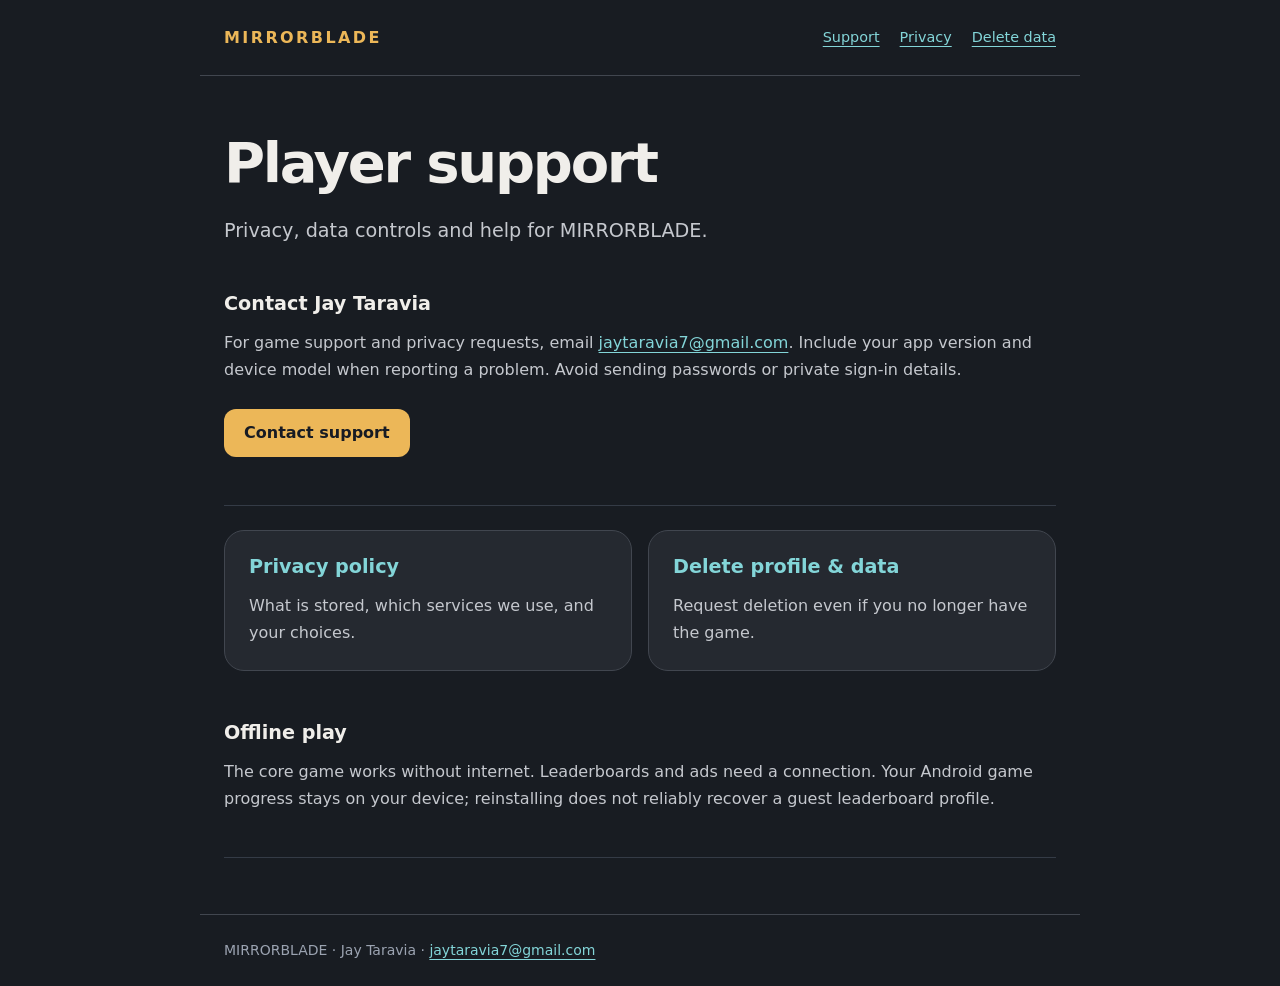
<file: mirrorblade/index.html>
<!doctype html><html lang="en"><head><meta charset="utf-8"><meta name="viewport" content="width=device-width,initial-scale=1"><meta name="description" content="Support for MIRRORBLADE by Jay Taravia."><meta name="theme-color" content="#181c22"><title>Support · MIRRORBLADE</title><link rel="stylesheet" href="/mirrorblade/style.css"></head><body><header><a class="brand" href="/mirrorblade/">MIRRORBLADE</a><nav aria-label="Main"><a href="/mirrorblade/">Support</a><a href="/mirrorblade/privacy/">Privacy</a><a href="/mirrorblade/delete/">Delete data</a></nav></header><main><h1>Player support</h1><p class="lead">Privacy, data controls and help for MIRRORBLADE.</p><section><h2>Contact Jay Taravia</h2><p>For game support and privacy requests, email <a href="mailto:jaytaravia7@gmail.com">jaytaravia7@gmail.com</a>. Include your app version and device model when reporting a problem. Avoid sending passwords or private sign-in details.</p><a class="button" href="mailto:jaytaravia7@gmail.com?subject=MIRRORBLADE%20support">Contact support</a></section><div class="cards"><a href="/mirrorblade/privacy/"><h2>Privacy policy</h2><p>What is stored, which services we use, and your choices.</p></a><a href="/mirrorblade/delete/"><h2>Delete profile & data</h2><p>Request deletion even if you no longer have the game.</p></a></div><section><h2>Offline play</h2><p>The core game works without internet. Leaderboards and ads need a connection. Your Android game progress stays on your device; reinstalling does not reliably recover a guest leaderboard profile.</p></section></main><footer>MIRRORBLADE · Jay Taravia · <a href="mailto:jaytaravia7@gmail.com">jaytaravia7@gmail.com</a></footer></body></html>
</file>
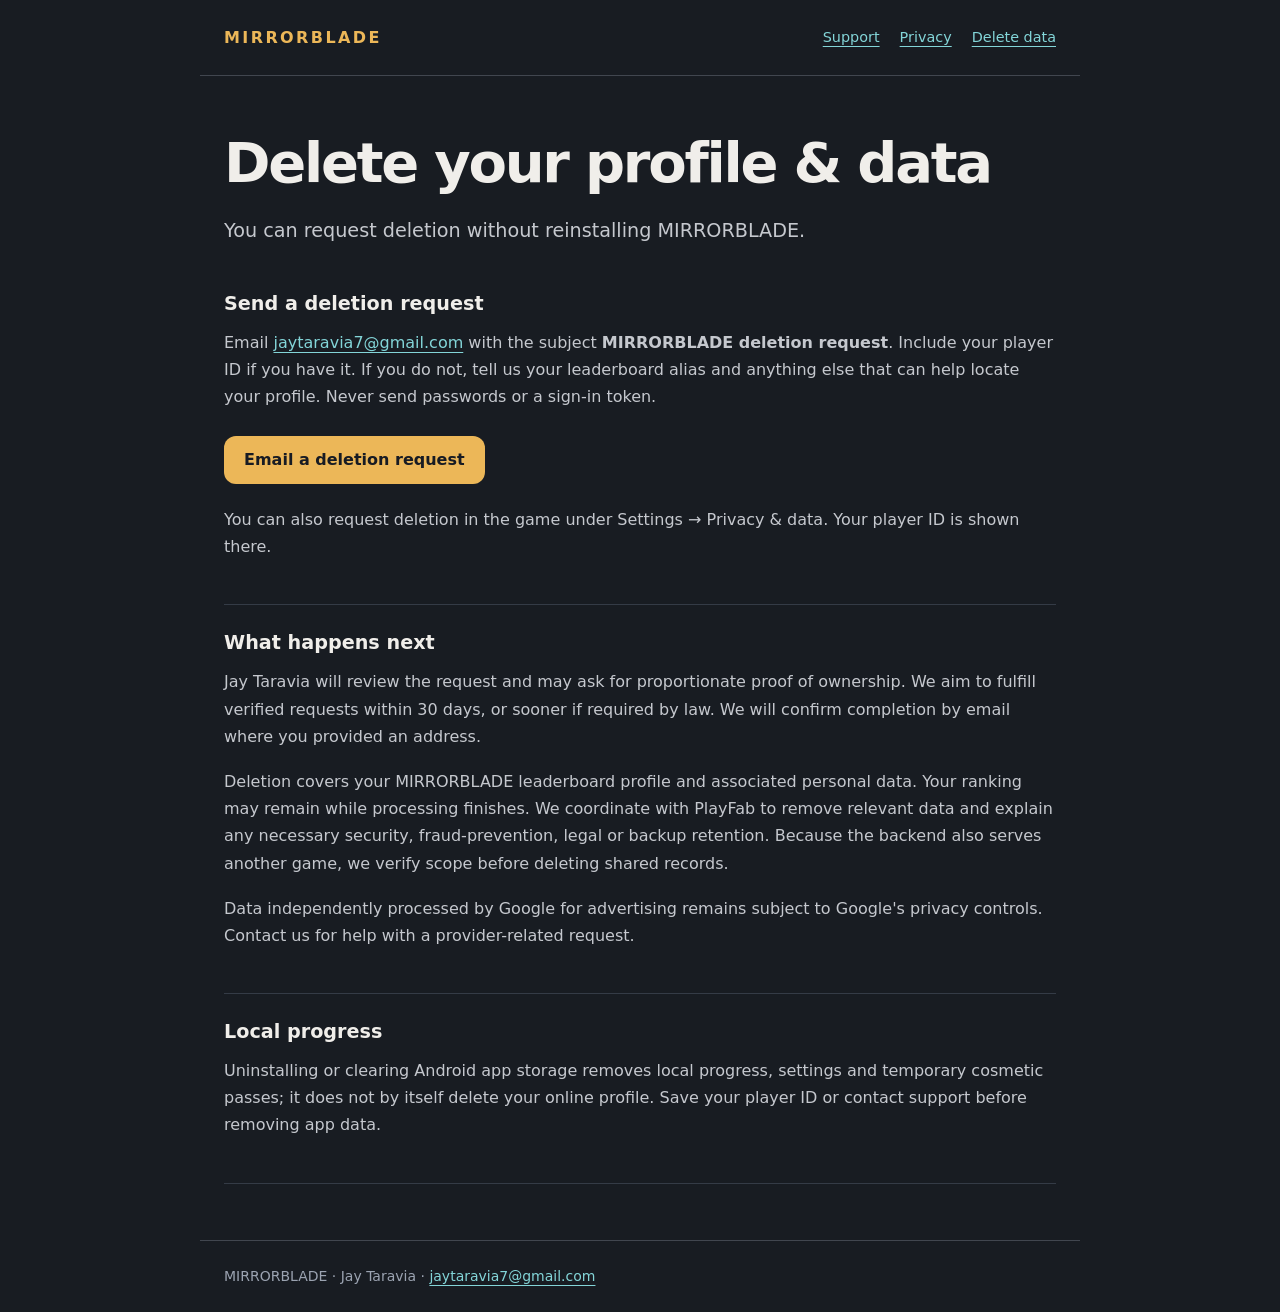
<file: mirrorblade/delete/index.html>
<!doctype html><html lang="en"><head><meta charset="utf-8"><meta name="viewport" content="width=device-width,initial-scale=1"><meta name="description" content="Delete profile &amp; data for MIRRORBLADE by Jay Taravia."><meta name="theme-color" content="#181c22"><title>Delete profile &amp; data · MIRRORBLADE</title><link rel="stylesheet" href="/mirrorblade/style.css"></head><body><header><a class="brand" href="/mirrorblade/">MIRRORBLADE</a><nav aria-label="Main"><a href="/mirrorblade/">Support</a><a href="/mirrorblade/privacy/">Privacy</a><a href="/mirrorblade/delete/">Delete data</a></nav></header><main><h1>Delete your profile & data</h1><p class="lead">You can request deletion without reinstalling MIRRORBLADE.</p><section><h2>Send a deletion request</h2><p>Email <a href="mailto:jaytaravia7@gmail.com">jaytaravia7@gmail.com</a> with the subject <b>MIRRORBLADE deletion request</b>. Include your player ID if you have it. If you do not, tell us your leaderboard alias and anything else that can help locate your profile. Never send passwords or a sign-in token.</p><a class="button" href="mailto:jaytaravia7@gmail.com?subject=MIRRORBLADE%20deletion%20request">Email a deletion request</a><p>You can also request deletion in the game under Settings → Privacy & data. Your player ID is shown there.</p></section><section><h2>What happens next</h2><p>Jay Taravia will review the request and may ask for proportionate proof of ownership. We aim to fulfill verified requests within 30 days, or sooner if required by law. We will confirm completion by email where you provided an address.</p><p>Deletion covers your MIRRORBLADE leaderboard profile and associated personal data. Your ranking may remain while processing finishes. We coordinate with PlayFab to remove relevant data and explain any necessary security, fraud-prevention, legal or backup retention. Because the backend also serves another game, we verify scope before deleting shared records.</p><p>Data independently processed by Google for advertising remains subject to Google's privacy controls. Contact us for help with a provider-related request.</p></section><section><h2>Local progress</h2><p>Uninstalling or clearing Android app storage removes local progress, settings and temporary cosmetic passes; it does not by itself delete your online profile. Save your player ID or contact support before removing app data.</p></section></main><footer>MIRRORBLADE · Jay Taravia · <a href="mailto:jaytaravia7@gmail.com">jaytaravia7@gmail.com</a></footer></body></html>
</file>
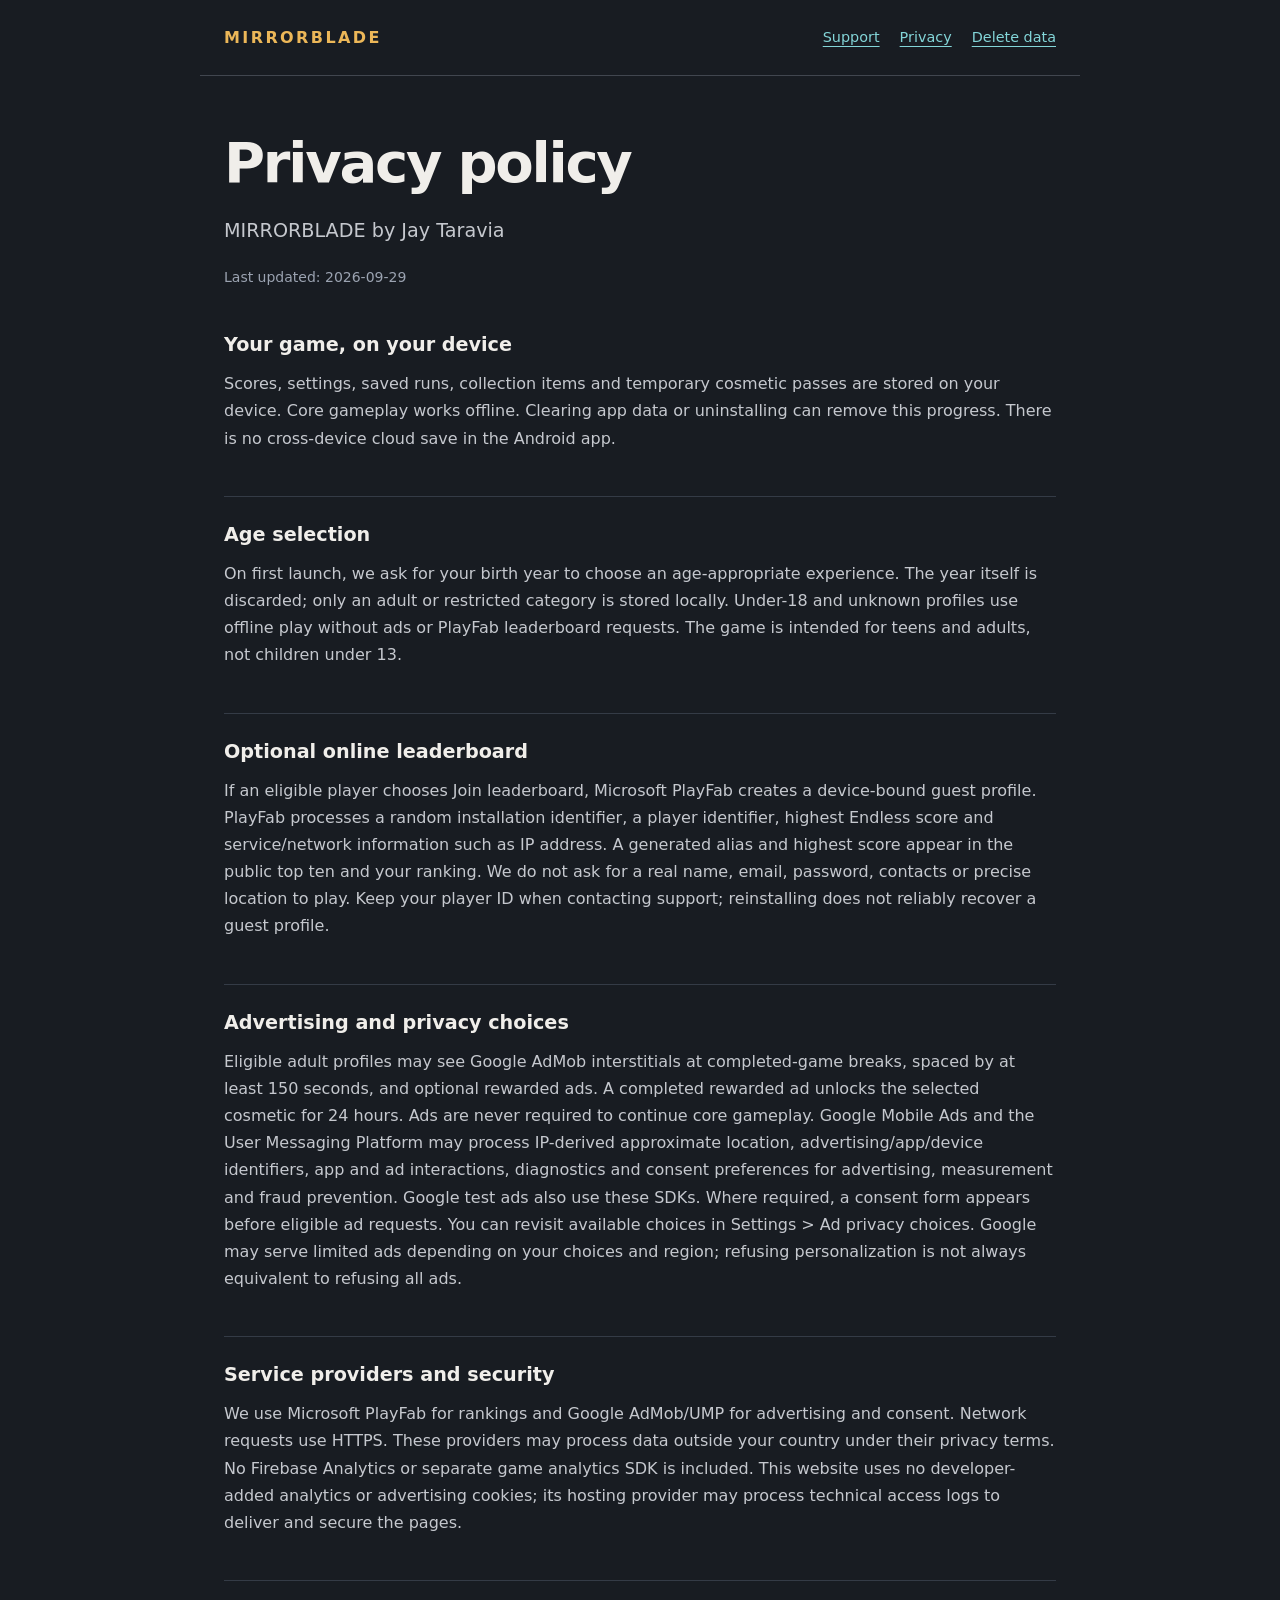
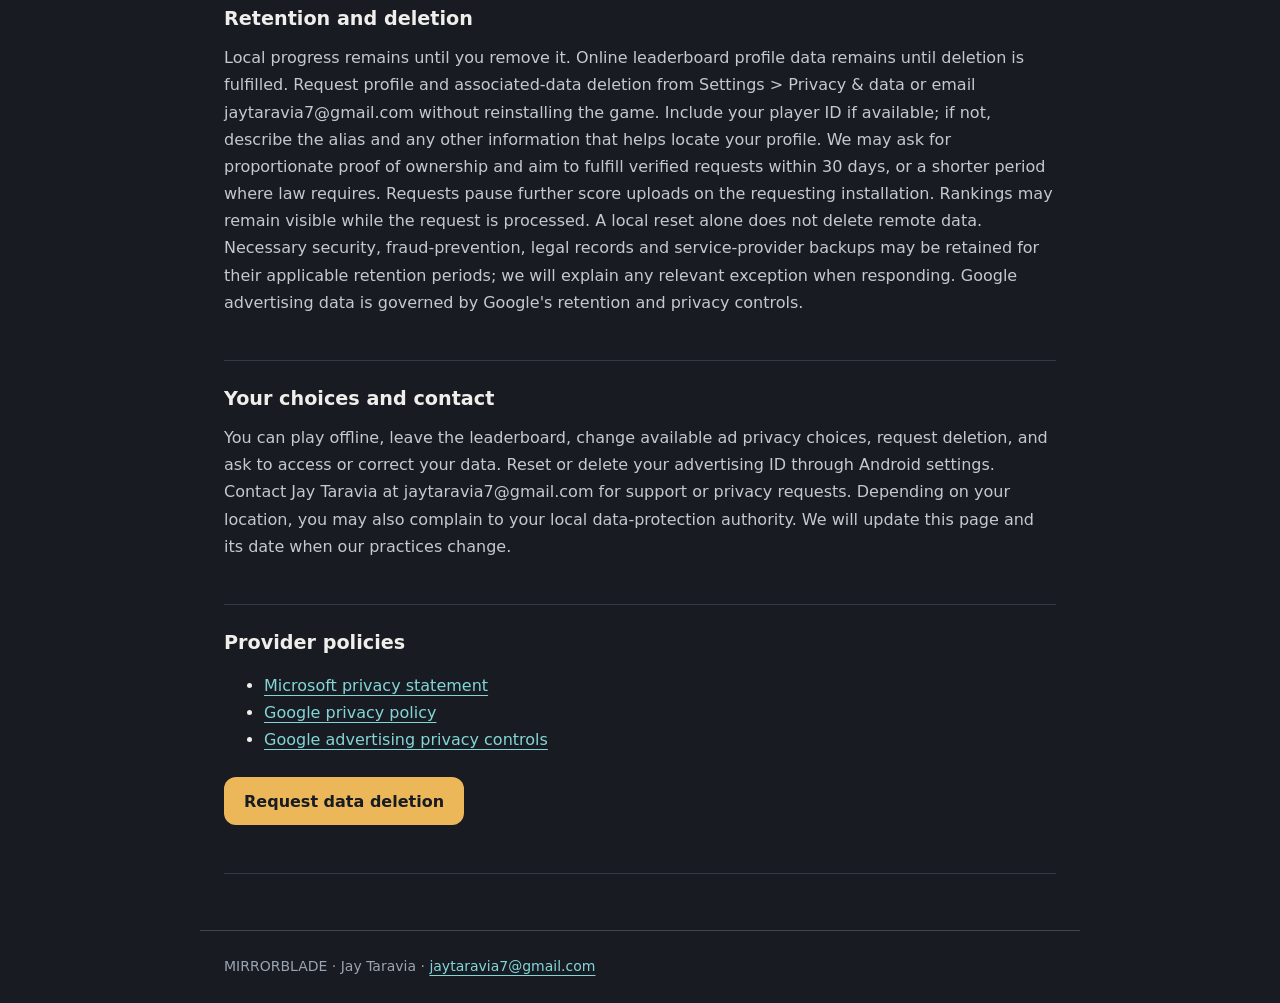
<file: mirrorblade/privacy/index.html>
<!doctype html><html lang="en"><head><meta charset="utf-8"><meta name="viewport" content="width=device-width,initial-scale=1"><meta name="description" content="Privacy policy for MIRRORBLADE by Jay Taravia."><meta name="theme-color" content="#181c22"><title>Privacy policy · MIRRORBLADE</title><link rel="stylesheet" href="/mirrorblade/style.css"></head><body><header><a class="brand" href="/mirrorblade/">MIRRORBLADE</a><nav aria-label="Main"><a href="/mirrorblade/">Support</a><a href="/mirrorblade/privacy/">Privacy</a><a href="/mirrorblade/delete/">Delete data</a></nav></header><main><h1>Privacy policy</h1><p class="lead">MIRRORBLADE by Jay Taravia</p><p class="meta">Last updated: 2026-09-29</p><section><h2>Your game, on your device</h2><p>Scores, settings, saved runs, collection items and temporary cosmetic passes are stored on your device. Core gameplay works offline. Clearing app data or uninstalling can remove this progress. There is no cross-device cloud save in the Android app.</p></section><section><h2>Age selection</h2><p>On first launch, we ask for your birth year to choose an age-appropriate experience. The year itself is discarded; only an adult or restricted category is stored locally. Under-18 and unknown profiles use offline play without ads or PlayFab leaderboard requests. The game is intended for teens and adults, not children under 13.</p></section><section><h2>Optional online leaderboard</h2><p>If an eligible player chooses Join leaderboard, Microsoft PlayFab creates a device-bound guest profile. PlayFab processes a random installation identifier, a player identifier, highest Endless score and service/network information such as IP address. A generated alias and highest score appear in the public top ten and your ranking. We do not ask for a real name, email, password, contacts or precise location to play. Keep your player ID when contacting support; reinstalling does not reliably recover a guest profile.</p></section><section><h2>Advertising and privacy choices</h2><p>Eligible adult profiles may see Google AdMob interstitials at completed-game breaks, spaced by at least 150 seconds, and optional rewarded ads. A completed rewarded ad unlocks the selected cosmetic for 24 hours. Ads are never required to continue core gameplay. Google Mobile Ads and the User Messaging Platform may process IP-derived approximate location, advertising/app/device identifiers, app and ad interactions, diagnostics and consent preferences for advertising, measurement and fraud prevention. Google test ads also use these SDKs. Where required, a consent form appears before eligible ad requests. You can revisit available choices in Settings &gt; Ad privacy choices. Google may serve limited ads depending on your choices and region; refusing personalization is not always equivalent to refusing all ads.</p></section><section><h2>Service providers and security</h2><p>We use Microsoft PlayFab for rankings and Google AdMob/UMP for advertising and consent. Network requests use HTTPS. These providers may process data outside your country under their privacy terms. No Firebase Analytics or separate game analytics SDK is included. This website uses no developer-added analytics or advertising cookies; its hosting provider may process technical access logs to deliver and secure the pages.</p></section><section><h2>Retention and deletion</h2><p>Local progress remains until you remove it. Online leaderboard profile data remains until deletion is fulfilled. Request profile and associated-data deletion from Settings &gt; Privacy &amp; data or email jaytaravia7@gmail.com without reinstalling the game. Include your player ID if available; if not, describe the alias and any other information that helps locate your profile. We may ask for proportionate proof of ownership and aim to fulfill verified requests within 30 days, or a shorter period where law requires. Requests pause further score uploads on the requesting installation. Rankings may remain visible while the request is processed. A local reset alone does not delete remote data. Necessary security, fraud-prevention, legal records and service-provider backups may be retained for their applicable retention periods; we will explain any relevant exception when responding. Google advertising data is governed by Google&#39;s retention and privacy controls.</p></section><section><h2>Your choices and contact</h2><p>You can play offline, leave the leaderboard, change available ad privacy choices, request deletion, and ask to access or correct your data. Reset or delete your advertising ID through Android settings. Contact Jay Taravia at jaytaravia7@gmail.com for support or privacy requests. Depending on your location, you may also complain to your local data-protection authority. We will update this page and its date when our practices change.</p></section><section><h2>Provider policies</h2><ul><li><a href="https://privacy.microsoft.com/privacystatement">Microsoft privacy statement</a></li><li><a href="https://policies.google.com/privacy">Google privacy policy</a></li><li><a href="https://myadcenter.google.com/">Google advertising privacy controls</a></li></ul><a class="button" href="/mirrorblade/delete/">Request data deletion</a></section></main><footer>MIRRORBLADE · Jay Taravia · <a href="mailto:jaytaravia7@gmail.com">jaytaravia7@gmail.com</a></footer></body></html>
</file>
<file: mirrorblade/style.css>
:root{color-scheme:dark;font:16px/1.7 system-ui,sans-serif;background:#181c22;color:#f0eeea}*{box-sizing:border-box}body{margin:0}a{color:#83d5d8;text-underline-offset:4px}a:hover{color:#fff}header,main,footer{max-width:880px;margin:auto;padding:24px}header{display:flex;justify-content:space-between;align-items:center;gap:20px;border-bottom:1px solid #41464f;flex-wrap:wrap}.brand{color:#ecb758;text-decoration:none;font-weight:800;letter-spacing:.15em}nav{display:flex;gap:20px;flex-wrap:wrap}nav a{font-size:.9rem}main{padding-top:56px;padding-bottom:56px}h1{font-size:clamp(2rem,6vw,3.5rem);line-height:1.12;letter-spacing:-.04em;margin:0 0 20px}h2{font-size:1.2rem;line-height:1.3;margin:0 0 12px}p{color:#c5c8ce;margin:0 0 18px;overflow-wrap:anywhere}.lead{font-size:1.2rem}.meta{font-size:.875rem;color:#9ba3b1}section{padding:26px 0;border-bottom:1px solid #343b46}.button{display:inline-flex;min-height:48px;align-items:center;padding:10px 20px;border-radius:12px;background:#ecb758;color:#171b23;font-weight:700;text-decoration:none;margin:8px 0 22px}.button:hover{background:#f6d498;color:#171b23}.cards{display:grid;grid-template-columns:1fr 1fr;gap:16px;margin:24px 0}.cards>a{padding:24px;border:1px solid #41464f;border-radius:20px;background:#252930;text-decoration:none}.cards p{margin:0}footer{color:#9ba3b1;font-size:.875rem;border-top:1px solid #41464f}a:focus-visible{outline:3px solid #ecb758;outline-offset:5px}@media(max-width:560px){.cards{grid-template-columns:1fr}header,main,footer{padding-left:20px;padding-right:20px}main{padding-top:36px}}
</file>
